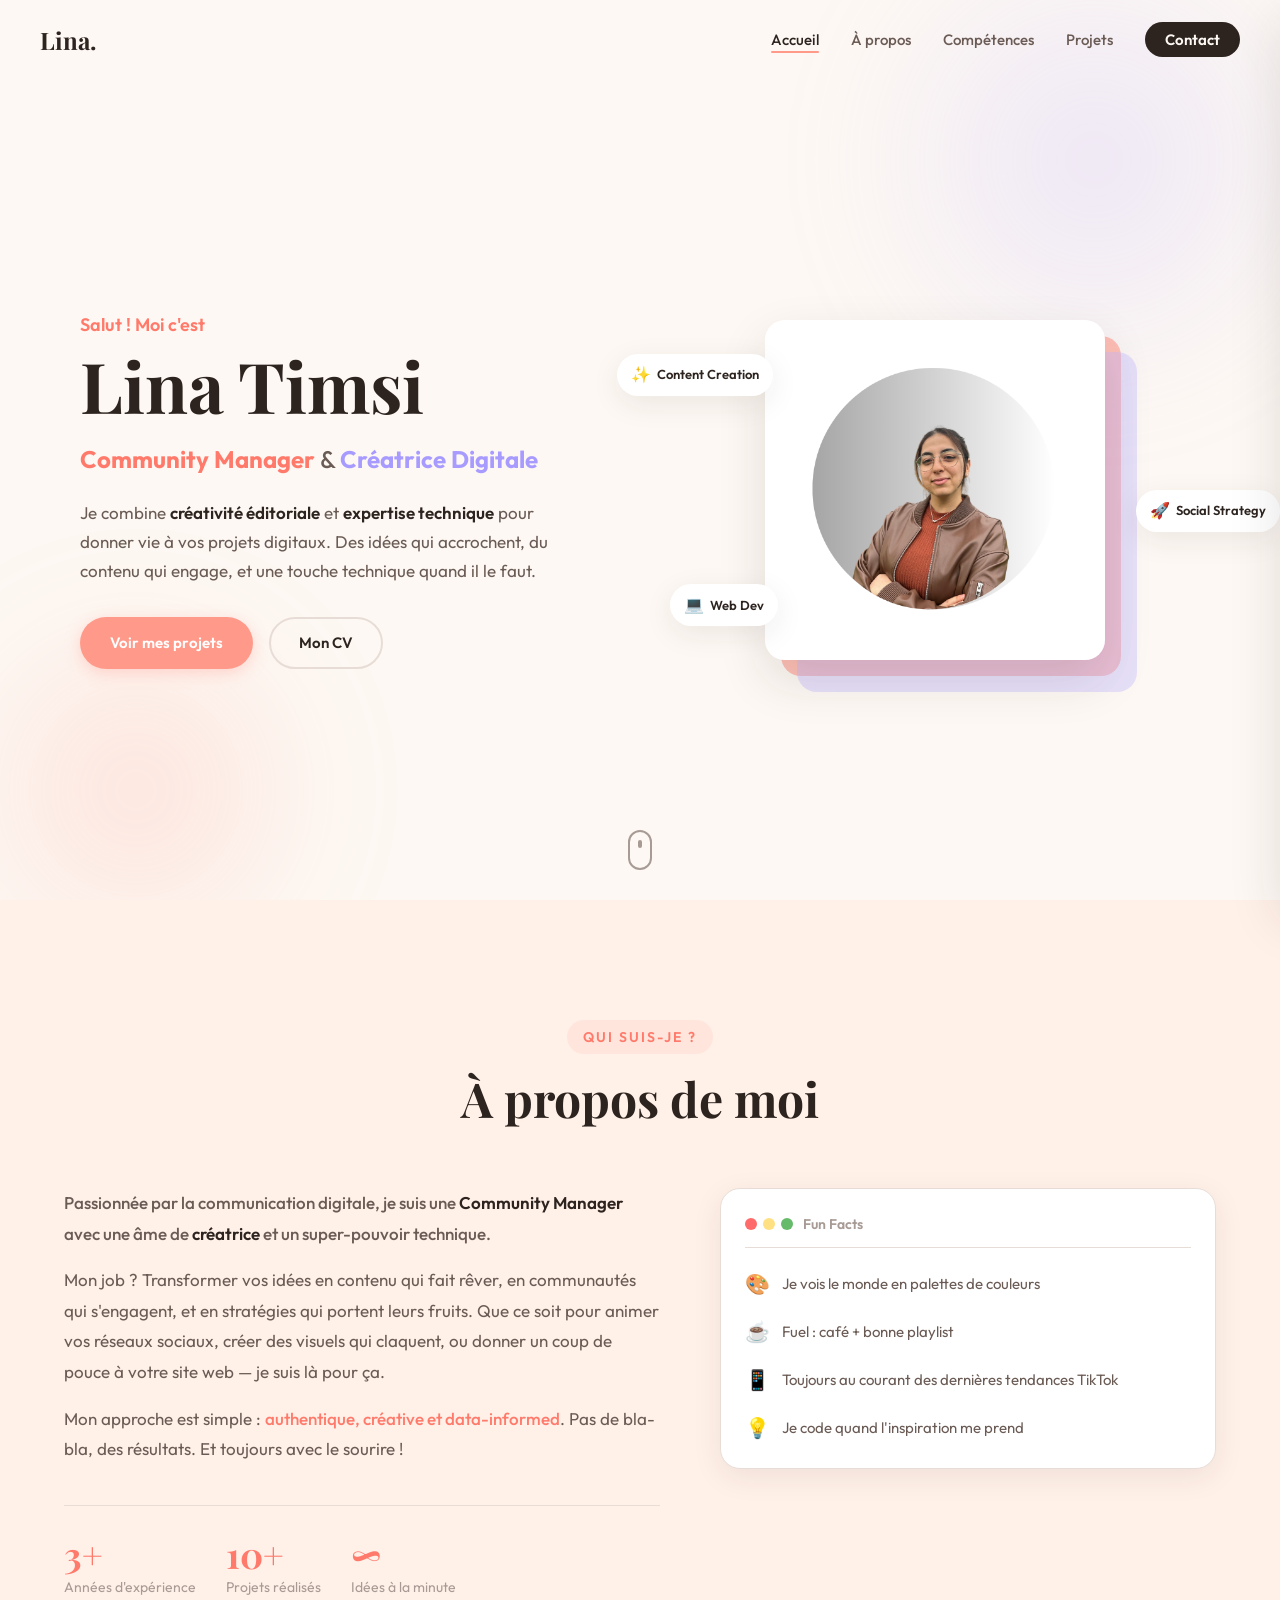
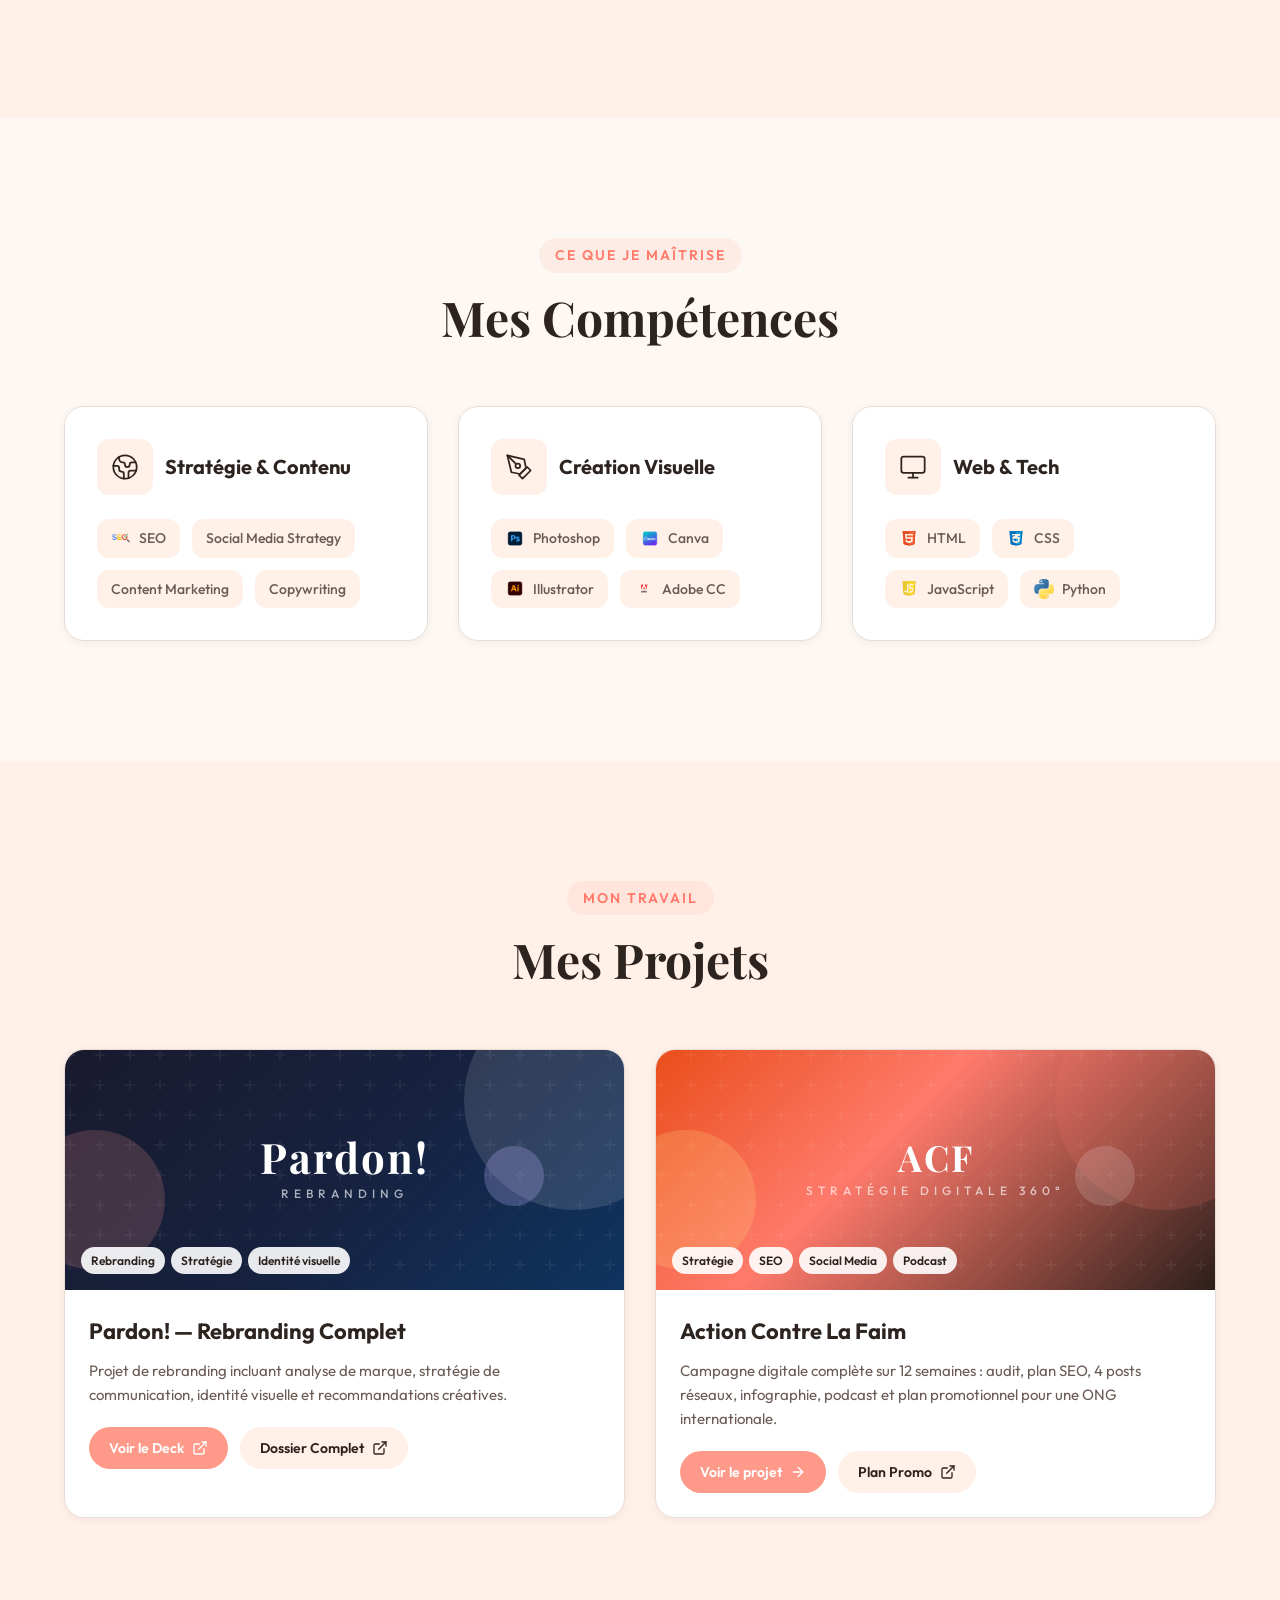
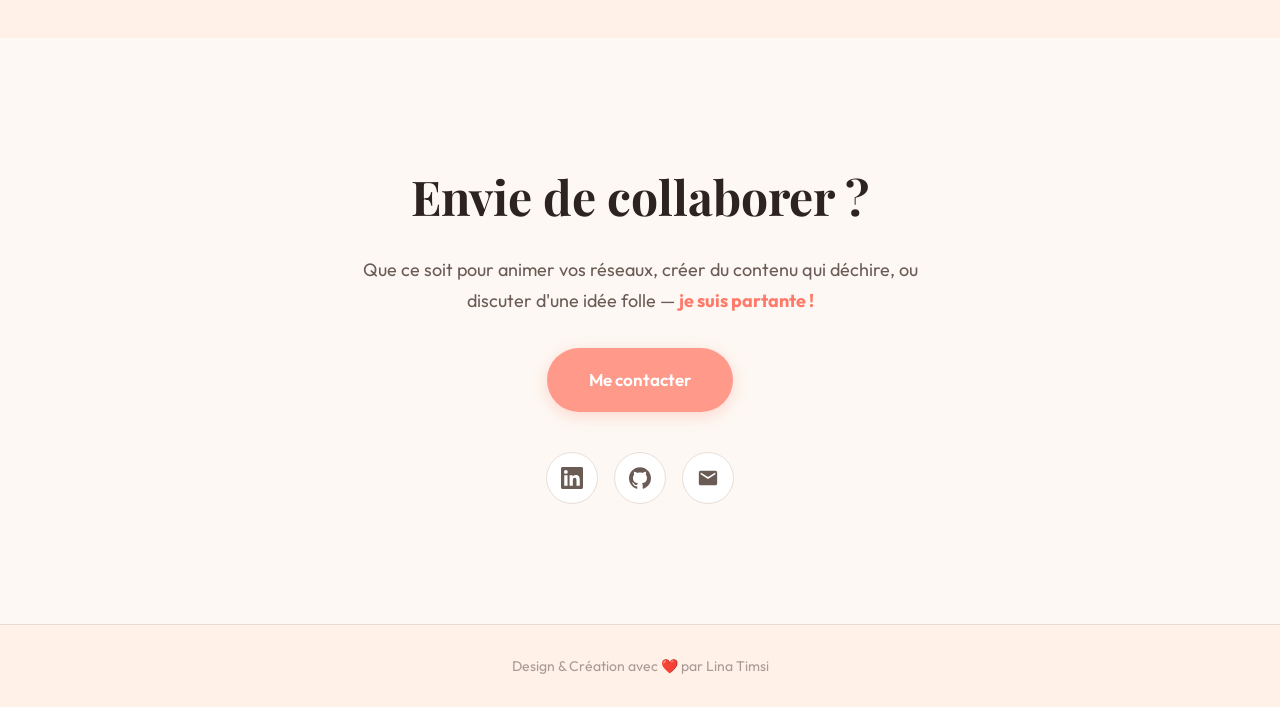
<file: index.html>
<!DOCTYPE html>
<html lang="fr">

<head>
  <meta charset="UTF-8" />
  <meta http-equiv="X-UA-Compatible" content="IE=edge" />
  <meta name="viewport" content="width=device-width, initial-scale=1.0" />
  <meta name="robots" content="index, follow, max-image-preview:large, max-snippet:-1, max-video-preview:-1" />
  <meta name="googlebot" content="index, follow" />
  <meta name="theme-color" content="#FF9A8B" />

  <title>Lina Timsi | Community Manager & Créatrice Digitale à Paris</title>

  <meta name="description"
    content="Lina Timsi - Community Manager & Créatrice Digitale freelance à Paris. Stratégie social media, création de contenu, branding et développement web. Profil hybride créatif et technique pour vos projets digitaux." />
  <meta name="keywords"
    content="Lina Timsi, Community Manager Paris, Community Manager freelance, Créatrice de contenu, Social Media Manager, SEO, Stratégie digitale, Création visuelle, Canva, Photoshop, Illustrator, HTML CSS, Portfolio Community Manager" />
  <meta name="author" content="Lina Timsi" />
  <link rel="canonical" href="https://lynatimsi.github.io/" />

  <!-- Open Graph -->
  <meta property="og:type" content="website" />
  <meta property="og:url" content="https://lynatimsi.github.io/" />
  <meta property="og:title" content="Lina Timsi | Community Manager & Créatrice Digitale" />
  <meta property="og:description"
    content="Community Manager & Créatrice Digitale freelance à Paris. Je combine créativité éditoriale et expertise technique pour donner vie à vos projets digitaux." />
  <meta property="og:image" content="https://lynatimsi.github.io/src/webp/ph%20cv.png" />
  <meta property="og:image:width" content="1200" />
  <meta property="og:image:height" content="630" />
  <meta property="og:site_name" content="Lina Timsi Portfolio" />
  <meta property="og:locale" content="fr_FR" />

  <!-- Twitter Card -->
  <meta name="twitter:card" content="summary_large_image" />
  <meta name="twitter:url" content="https://lynatimsi.github.io/" />
  <meta name="twitter:title" content="Lina Timsi | Community Manager & Créatrice Digitale" />
  <meta name="twitter:description"
    content="Community Manager & Créatrice Digitale freelance à Paris. Profil hybride créatif et technique pour vos projets digitaux." />
  <meta name="twitter:image" content="https://lynatimsi.github.io/src/webp/ph%20cv.png" />
  <meta name="twitter:creator" content="@LinaTimsi" />
  <meta name="google-site-verification" content="EM8HQTKqTUtjFhobGI3lx7uXQGDcwN8dR-zlg4agWKQ" />

  <meta name="geo.region" content="FR-75" />
  <meta name="geo.placename" content="Paris" />
  <meta name="geo.position" content="48.8566;2.3522" />
  <meta name="ICBM" content="48.8566, 2.3522" />

  <!-- Structured Data -->
  <script type="application/ld+json">
  {
    "@context": "https://schema.org",
    "@type": "Person",
    "name": "Lina Timsi",
    "url": "https://lynatimsi.github.io/",
    "image": "https://lynatimsi.github.io/src/webp/ph%20cv.png",
    "jobTitle": ["Community Manager", "Créatrice de Contenu", "Développeuse Web"],
    "description": "Community Manager & Créatrice Digitale freelance à Paris. Experte en stratégie social media, création de contenu et développement web.",
    "address": { "@type": "PostalAddress", "addressLocality": "Paris", "addressCountry": "FR" },
    "email": "linatimsi73@gmail.com",
    "sameAs": [
      "https://www.linkedin.com/in/timsi-lina-042540222/",
      "https://github.com/Lynatimsi"
    ],
    "knowsAbout": [
      "Community Management", "Social Media Marketing", "Content Creation", "SEO",
      "Web Development", "Graphic Design", "Photoshop", "Canva", "Adobe Creative Suite",
      "HTML", "CSS", "JavaScript"
    ]
  }
  </script>

  <link rel="icon" type="image/png" href="src/webp/ph%20cv.png" />

  <link rel="preconnect" href="https://fonts.googleapis.com" />
  <link rel="preconnect" href="https://fonts.gstatic.com" crossorigin />
  <link href="https://fonts.googleapis.com/css2?family=Outfit:wght@300;400;500;600;700;800&family=Playfair+Display:ital,wght@0,500;0,700;1,500;1,700&display=swap" rel="stylesheet" />

  <link rel="stylesheet" href="https://unpkg.com/aos@next/dist/aos.css" />
  <link rel="stylesheet" href="style.css" />
</head>

<body>
  <div id="preloader">
    <div class="preloader-text">
      <span>L</span><span>i</span><span>n</span><span>a</span>
    </div>
  </div>

  <header>
    <nav class="navbar" id="navbar">
      <a href="#home" class="logo" aria-label="Accueil">Lina.</a>
      <ul class="nav-links" id="nav-links">
        <li><a href="#home" class="active">Accueil</a></li>
        <li><a href="#about">À propos</a></li>
        <li><a href="#skills">Compétences</a></li>
        <li><a href="#projects">Projets</a></li>
        <li><a href="#contact" class="nav-cta">Contact</a></li>
      </ul>
      <button class="hamburger" id="hamburger" aria-label="Menu" onclick="toggleMenu()">
        <span></span>
        <span></span>
        <span></span>
      </button>
    </nav>
  </header>

  <div class="mobile-menu" id="mobile-menu">
    <ul>
      <li><a href="#home" onclick="toggleMenu()">Accueil</a></li>
      <li><a href="#about" onclick="toggleMenu()">À propos</a></li>
      <li><a href="#skills" onclick="toggleMenu()">Compétences</a></li>
      <li><a href="#projects" onclick="toggleMenu()">Projets</a></li>
      <li><a href="#contact" onclick="toggleMenu()">Contact</a></li>
    </ul>
  </div>

  <main>
    <section class="hero" id="home">
      <div class="hero-content">
        <div class="hero-text" data-aos="fade-up" data-aos-duration="800">
          <p class="hero-greeting">Salut ! Moi c'est</p>
          <h1 class="hero-title">Lina Timsi</h1>
          <p class="hero-subtitle">
            <span class="role">Community Manager</span> &
            <span class="role-alt">Créatrice Digitale</span>
          </p>
          <p class="hero-desc">
            Je combine <strong>créativité éditoriale</strong> et <strong>expertise technique</strong> pour donner vie à vos projets digitaux.
            Des idées qui accrochent, du contenu qui engage, et une touche technique quand il le faut.
          </p>
          <div class="hero-buttons">
            <a href="#projects" class="btn btn-primary">Voir mes projets</a>
            <a href="src/pdf/Lina2.pdf" target="_blank" class="btn btn-secondary">Mon CV</a>
          </div>
        </div>
        <div class="hero-visual" data-aos="fade-left" data-aos-duration="1000" data-aos-delay="200">
          <div class="hero-photo-wrapper">
            <img src="src/webp/ph%20cv.png" alt="Lina Timsi" class="hero-photo" />
            <div class="photo-accent photo-accent-1"></div>
            <div class="photo-accent photo-accent-2"></div>
          </div>
          <div class="floating-badge badge-1">
            <span class="badge-icon">✨</span>
            <span class="badge-text">Content Creation</span>
          </div>
          <div class="floating-badge badge-2">
            <span class="badge-icon">🚀</span>
            <span class="badge-text">Social Strategy</span>
          </div>
          <div class="floating-badge badge-3">
            <span class="badge-icon">💻</span>
            <span class="badge-text">Web Dev</span>
          </div>
        </div>
      </div>
      <div class="hero-scroll">
        <a href="#about" aria-label="Scroll down">
          <span class="mouse"></span>
        </a>
      </div>
    </section>

    <section class="about" id="about">
      <div class="container">
        <div class="section-header" data-aos="fade-up">
          <span class="section-tag">Qui suis-je ?</span>
          <h2 class="section-title">À propos de moi</h2>
        </div>
        <div class="about-grid">
          <div class="about-text" data-aos="fade-right" data-aos-duration="800">
            <p class="about-lead">
              Passionnée par la communication digitale, je suis une <strong>Community Manager</strong> avec une âme de <strong>créatrice</strong> et un super-pouvoir technique.
            </p>
            <p>
              Mon job ? Transformer vos idées en contenu qui fait rêver, en communautés qui s'engagent, et en stratégies qui portent leurs fruits.
              Que ce soit pour animer vos réseaux sociaux, créer des visuels qui claquent, ou donner un coup de pouce à votre site web — je suis là pour ça.
            </p>
            <p>
              Mon approche est simple : <em>authentique, créative et data-informed</em>. Pas de bla-bla, des résultats. Et toujours avec le sourire !
            </p>
            <div class="about-stats">
              <div class="stat">
                <span class="stat-number">3+</span>
                <span class="stat-label">Années d'expérience</span>
              </div>
              <div class="stat">
                <span class="stat-number">10+</span>
                <span class="stat-label">Projets réalisés</span>
              </div>
              <div class="stat">
                <span class="stat-number">∞</span>
                <span class="stat-label">Idées à la minute</span>
              </div>
            </div>
          </div>
          <div class="about-visual" data-aos="fade-left" data-aos-duration="800">
            <div class="about-card">
              <div class="card-header">
                <div class="card-dots">
                  <span></span><span></span><span></span>
                </div>
                <span class="card-title">Fun Facts</span>
              </div>
              <ul class="fun-facts">
                <li>
                  <span class="fact-emoji">🎨</span>
                  <span>Je vois le monde en palettes de couleurs</span>
                </li>
                <li>
                  <span class="fact-emoji">☕</span>
                  <span>Fuel : café + bonne playlist</span>
                </li>
                <li>
                  <span class="fact-emoji">📱</span>
                  <span> Toujours au courant des dernières tendances TikTok</span>
                </li>
                <li>
                  <span class="fact-emoji">💡</span>
                  <span>Je code quand l'inspiration me prend</span>
                </li>
              </ul>
            </div>
          </div>
        </div>
      </div>
    </section>

    <section class="skills" id="skills">
      <div class="container">
        <div class="section-header" data-aos="fade-up">
          <span class="section-tag">Ce que je maîtrise</span>
          <h2 class="section-title">Mes Compétences</h2>
        </div>

        <div class="skills-grid">
          <div class="skill-category" data-aos="fade-up" data-aos-delay="0">
            <div class="skill-header">
              <span class="skill-icon">
                <svg viewBox="0 0 24 24" fill="none" stroke="currentColor" stroke-width="1.5" stroke-linecap="round" stroke-linejoin="round"><path d="M21.54 15H17a2 2 0 0 0-2 2v4.54"/><path d="M7 3.34V5a3 3 0 0 0 3 3v0a2 2 0 0 1 2 2v0c0 1.1.9 2 2 2v0a2 2 0 0 0 2-2v0c0-1.1.9-2 2-2h3.17"/><path d="M11 21.95V18a2 2 0 0 0-2-2v0a2 2 0 0 1-2-2v-1a2 2 0 0 0-2-2H2.05"/><circle cx="12" cy="12" r="10"/></svg>
              </span>
              <h3>Stratégie & Contenu</h3>
            </div>
            <div class="skill-items">
              <div class="skill-item">
                <img src="./src/png/seologo_nobg.png" alt="SEO" />
                <span>SEO</span>
              </div>
              <div class="skill-item">
                <span class="skill-text">Social Media Strategy</span>
              </div>
              <div class="skill-item">
                <span class="skill-text">Content Marketing</span>
              </div>
              <div class="skill-item">
                <span class="skill-text">Copywriting</span>
              </div>
            </div>
          </div>

          <div class="skill-category" data-aos="fade-up" data-aos-delay="100">
            <div class="skill-header">
              <span class="skill-icon">
                <svg viewBox="0 0 24 24" fill="none" stroke="currentColor" stroke-width="1.5" stroke-linecap="round" stroke-linejoin="round"><path d="M12 19l7-7 3 3-7 7-3-3z"/><path d="M18 13l-1.5-7.5L2 2l3.5 14.5L13 18l5-5z"/><path d="M2 2l7.586 7.586"/><circle cx="11" cy="11" r="2"/></svg>
              </span>
              <h3>Création Visuelle</h3>
            </div>
            <div class="skill-items">
              <div class="skill-item">
                <img src="./src/png/pslogo.png" alt="Photoshop" />
                <span>Photoshop</span>
              </div>
              <div class="skill-item">
                <img src="./src/png/canvalogo.png" alt="Canva" />
                <span>Canva</span>
              </div>
              <div class="skill-item">
                <img src="./src/png/ailogo.png" alt="Illustrator" />
                <span>Illustrator</span>
              </div>
              <div class="skill-item">
                <img src="./src/png/adobelogo_nobg.png" alt="Adobe" />
                <span>Adobe CC</span>
              </div>
            </div>
          </div>

          <div class="skill-category" data-aos="fade-up" data-aos-delay="200">
            <div class="skill-header">
              <span class="skill-icon">
                <svg viewBox="0 0 24 24" fill="none" stroke="currentColor" stroke-width="1.5" stroke-linecap="round" stroke-linejoin="round"><rect x="2" y="3" width="20" height="14" rx="2" ry="2"/><line x1="8" y1="21" x2="16" y2="21"/><line x1="12" y1="17" x2="12" y2="21"/></svg>
              </span>
              <h3>Web & Tech</h3>
            </div>
            <div class="skill-items">
              <div class="skill-item">
                <img src="./src/png/htmllogo.png" alt="HTML" />
                <span>HTML</span>
              </div>
              <div class="skill-item">
                <img src="./src/png/csslogo.png" alt="CSS" />
                <span>CSS</span>
              </div>
              <div class="skill-item">
                <img src="./src/png/jslogo.png" alt="JS" />
                <span>JavaScript</span>
              </div>
              <div class="skill-item">
                <img src="./src/png/python.png" alt="Python" />
                <span>Python</span>
              </div>
            </div>
          </div>
        </div>
      </div>
    </section>

    <section class="projects" id="projects">
      <div class="container">
        <div class="section-header" data-aos="fade-up">
          <span class="section-tag">Mon travail</span>
          <h2 class="section-title">Mes Projets</h2>
        </div>

        <div class="projects-grid">
          <div class="project-card" data-aos="fade-up">
            <div class="project-visual">
              <div class="project-cover project-cover-pardon">
                <div class="cover-shapes">
                  <span class="shape shape-1"></span>
                  <span class="shape shape-2"></span>
                  <span class="shape shape-3"></span>
                </div>
                <div class="cover-brand">
                  <span class="cover-name">Pardon!</span>
                  <span class="cover-sub">Rebranding</span>
                </div>
              </div>
              <div class="project-tags">
                <span class="tag">Rebranding</span>
                <span class="tag">Stratégie</span>
                <span class="tag">Identité visuelle</span>
              </div>
            </div>
            <div class="project-info">
              <h3>Pardon! — Rebranding Complet</h3>
              <p>Projet de rebranding incluant analyse de marque, stratégie de communication, identité visuelle et recommandations créatives.</p>
              <div class="project-links">
                <a href="./projects/DECK%20Pardon!.pdf" target="_blank" class="project-link">
                  <span>Voir le Deck</span>
                  <svg width="16" height="16" viewBox="0 0 24 24" fill="none" stroke="currentColor" stroke-width="2" stroke-linecap="round" stroke-linejoin="round"><path d="M18 13v6a2 2 0 0 1-2 2H5a2 2 0 0 1-2-2V8a2 2 0 0 1 2-2h6"></path><polyline points="15 3 21 3 21 9"></polyline><line x1="10" y1="14" x2="21" y2="3"></line></svg>
                </a>
                <a href="https://view.officeapps.live.com/op/view.aspx?src=https://lynatimsi.github.io/projects/Pardon!%20Lina%20TIMSI.docx" target="_blank" class="project-link project-link-alt">
                  <span>Dossier Complet</span>
                  <svg width="16" height="16" viewBox="0 0 24 24" fill="none" stroke="currentColor" stroke-width="2" stroke-linecap="round" stroke-linejoin="round"><path d="M18 13v6a2 2 0 0 1-2 2H5a2 2 0 0 1-2-2V8a2 2 0 0 1 2-2h6"></path><polyline points="15 3 21 3 21 9"></polyline><line x1="10" y1="14" x2="21" y2="3"></line></svg>
                </a>
              </div>
            </div>
          </div>

          <!-- Action Contre La Faim -->
          <div class="project-card" data-aos="fade-up" data-aos-delay="100">
            <div class="project-visual">
              <div class="project-cover project-cover-acf">
                <div class="cover-shapes">
                  <span class="shape shape-1" style="background: #ff7a6b; opacity: 0.15;"></span>
                  <span class="shape shape-2" style="background: #ffe082; opacity: 0.2;"></span>
                  <span class="shape shape-3" style="background: #ffffff; opacity: 0.15;"></span>
                </div>
                <div class="cover-brand">
                  <span class="cover-name" style="font-size: 3.6rem;">ACF</span>
                  <span class="cover-sub">Stratégie Digitale 360°</span>
                </div>
              </div>
              <div class="project-tags">
                <span class="tag">Stratégie</span>
                <span class="tag">SEO</span>
                <span class="tag">Social Media</span>
                <span class="tag">Podcast</span>
              </div>
            </div>
            <div class="project-info">
              <h3>Action Contre La Faim</h3>
              <p>Campagne digitale complète sur 12 semaines : audit, plan SEO, 4 posts réseaux, infographie, podcast et plan promotionnel pour une ONG internationale.</p>
              <div class="project-links">
                <a href="./projects/action-contre-la-faim/" class="project-link">
                  <span>Voir le projet</span>
                  <svg width="16" height="16" viewBox="0 0 24 24" fill="none" stroke="currentColor" stroke-width="2" stroke-linecap="round" stroke-linejoin="round"><path d="M5 12h14"></path><path d="m12 5 7 7-7 7"></path></svg>
                </a>
                <a href="./projects/action-contre-la-faim/plan-promo.pdf" target="_blank" class="project-link project-link-alt">
                  <span>Plan Promo</span>
                  <svg width="16" height="16" viewBox="0 0 24 24" fill="none" stroke="currentColor" stroke-width="2" stroke-linecap="round" stroke-linejoin="round"><path d="M18 13v6a2 2 0 0 1-2 2H5a2 2 0 0 1-2-2V8a2 2 0 0 1 2-2h6"></path><polyline points="15 3 21 3 21 9"></polyline><line x1="10" y1="14" x2="21" y2="3"></line></svg>
                </a>
              </div>
            </div>
          </div>
        </div>
      </div>
    </section>

    <section class="contact" id="contact">
      <div class="container">
        <div class="contact-content" data-aos="fade-up">
          <h2 class="contact-title">Envie de collaborer ?</h2>
          <p class="contact-desc">
            Que ce soit pour animer vos réseaux, créer du contenu qui déchire, ou discuter d'une idée folle — <strong>je suis partante !</strong>
          </p>
          <a href="mailto:linatimsi73@gmail.com" class="btn btn-primary btn-large">Me contacter</a>
          <div class="contact-socials">
            <a href="https://www.linkedin.com/in/timsi-lina-042540222/" target="_blank" aria-label="LinkedIn" class="social-link">
              <svg viewBox="0 0 24 24" fill="currentColor"><path d="M20.447 20.452h-3.554v-5.569c0-1.328-.027-3.037-1.852-3.037-1.853 0-2.136 1.445-2.136 2.939v5.667H9.351V9h3.414v1.561h.046c.477-.9 1.637-1.85 3.37-1.85 3.601 0 4.267 2.37 4.267 5.455v6.286zM5.337 7.433a2.062 2.062 0 0 1-2.063-2.065 2.064 2.064 0 1 1 2.063 2.065zm1.782 13.019H3.555V9h3.564v11.452zM22.225 0H1.771C.792 0 0 .774 0 1.729v20.542C0 23.227.792 24 1.771 24h20.451C23.2 24 24 23.227 24 22.271V1.729C24 .774 23.2 0 22.222 0h.003z"/></svg>
            </a>
            <a href="https://github.com/Lynatimsi" target="_blank" aria-label="GitHub" class="social-link">
              <svg viewBox="0 0 24 24" fill="currentColor"><path d="M12 .297c-6.63 0-12 5.373-12 12 0 5.303 3.438 9.8 8.205 11.385.6.113.82-.258.82-.577 0-.285-.01-1.04-.015-2.04-3.338.724-4.042-1.61-4.042-1.61C4.422 18.07 3.633 17.7 3.633 17.7c-1.087-.744.084-.729.084-.729 1.205.084 1.838 1.236 1.838 1.236 1.07 1.835 2.809 1.305 3.495.998.108-.776.417-1.305.76-1.605-2.665-.3-5.466-1.332-5.466-5.93 0-1.31.465-2.38 1.235-3.22-.135-.303-.54-1.523.105-3.176 0 0 1.005-.322 3.3 1.23.96-.267 1.98-.399 3-.405 1.02.006 2.04.138 3 .405 2.28-1.552 3.285-1.23 3.285-1.23.645 1.653.24 2.873.12 3.176.765.84 1.23 1.91 1.23 3.22 0 4.61-2.805 5.625-5.475 5.92.42.36.81 1.096.81 2.22 0 1.606-.015 2.896-.015 3.286 0 .315.21.69.825.57C20.565 22.092 24 17.592 24 12.297c0-6.627-5.373-12-12-12"/></svg>
            </a>
            <a href="mailto:linatimsi73@gmail.com" aria-label="Email" class="social-link">
              <svg viewBox="0 0 24 24" fill="currentColor"><path d="M20 4H4c-1.1 0-1.99.9-1.99 2L2 18c0 1.1.9 2 2 2h16c1.1 0 2-.9 2-2V6c0-1.1-.9-2-2-2zm0 4l-8 5-8-5V6l8 5 8-5v2z"/></svg>
            </a>
          </div>
        </div>
      </div>
    </section>
  </main>

  <footer>
    <div class="container">
      <p>Design & Création avec <span class="heart">❤️</span> par Lina Timsi</p>
    </div>
  </footer>

  <script src="https://unpkg.com/aos@next/dist/aos.js"></script>
  <script>
    AOS.init({ once: true, offset: 80, duration: 700 });

    // Preloader
    window.addEventListener('load', () => {
      const preloader = document.getElementById('preloader');
      preloader.style.opacity = '0';
      setTimeout(() => { preloader.style.display = 'none'; }, 600);
    });

    // Mobile menu
    function toggleMenu() {
      const menu = document.getElementById('mobile-menu');
      const hamburger = document.getElementById('hamburger');
      menu.classList.toggle('active');
      hamburger.classList.toggle('active');
      document.body.classList.toggle('menu-open');
    }

    // Navbar scroll effect
    const navbar = document.getElementById('navbar');
    window.addEventListener('scroll', () => {
      if (window.scrollY > 50) {
        navbar.classList.add('scrolled');
      } else {
        navbar.classList.remove('scrolled');
      }
    });

    // Active nav link on scroll
    const sections = document.querySelectorAll('section[id]');
    const navLinks = document.querySelectorAll('.nav-links a');
    window.addEventListener('scroll', () => {
      let current = '';
      sections.forEach(section => {
        const sectionTop = section.offsetTop;
        if (scrollY >= sectionTop - 200) {
          current = section.getAttribute('id');
        }
      });
      navLinks.forEach(link => {
        link.classList.remove('active');
        if (link.getAttribute('href') === '#' + current) {
          link.classList.add('active');
        }
      });
    });
  </script>
</body>
</html>
</file>
<file: style.css>
/* =============================
   Lina Timsi — Portfolio 2026
   Creative Community Manager
   Palette: Warm Cream + Peach + Lavender
   ============================= */

/* CSS Variables */
:root {
  --bg-primary: #FDF8F3;
  --bg-secondary: #FFF0E8;
  --bg-card: #FFFFFF;
  --text-primary: #2D2420;
  --text-secondary: #6B5B55;
  --text-muted: #A89B95;
  --accent-peach: #FF9A8B;
  --accent-peach-dark: #FF7A6B;
  --accent-lavender: #C2B8FF;
  --accent-lavender-dark: #A89BFF;
  --accent-blush: #FFB7B2;
  --accent-yellow: #FFE082;
  --border: #E8DDD6;
  --shadow-sm: 0 2px 8px rgba(45, 36, 32, 0.06);
  --shadow-md: 0 8px 30px rgba(45, 36, 32, 0.08);
  --shadow-lg: 0 20px 50px rgba(45, 36, 32, 0.12);
  --radius: 20px;
  --radius-sm: 12px;
  --transition: all 0.3s cubic-bezier(0.4, 0, 0.2, 1);
}

/* Reset & Base */
*, *::before, *::after {
  box-sizing: border-box;
  margin: 0;
  padding: 0;
}

html {
  scroll-behavior: smooth;
  font-size: 62.5%;
  -webkit-font-smoothing: antialiased;
  -moz-osx-font-smoothing: grayscale;
}

body {
  font-family: 'Outfit', sans-serif;
  font-size: 1.6rem;
  line-height: 1.6;
  color: var(--text-primary);
  background-color: var(--bg-primary);
  overflow-x: hidden;
}

::selection {
  background-color: var(--accent-peach);
  color: white;
}

img {
  max-width: 100%;
  display: block;
}

a {
  text-decoration: none;
  color: inherit;
}

ul {
  list-style: none;
}

/* Container */
.container {
  max-width: 1200px;
  margin: 0 auto;
  padding: 0 2.4rem;
}

/* =============================
   Preloader
   ============================= */
#preloader { display: none !important;
  position: fixed;
  inset: 0;
  background: var(--bg-primary);
  z-index: 99999;
  display: flex;
  align-items: center;
  justify-content: center;
  transition: opacity 0.6s ease;
}

.preloader-text {
  font-family: 'Playfair Display', serif;
  font-size: 4rem;
  font-weight: 700;
  color: var(--text-primary);
  display: flex;
  gap: 0.2rem;
}

.preloader-text span {
  display: inline-block;
  animation: preloaderBounce 0.6s ease infinite alternate;
}

.preloader-text span:nth-child(2) { animation-delay: 0.1s; }
.preloader-text span:nth-child(3) { animation-delay: 0.2s; }
.preloader-text span:nth-child(4) { animation-delay: 0.3s; }

@keyframes preloaderBounce {
  from { transform: translateY(0); }
  to { transform: translateY(-12px); }
}

/* =============================
   Navigation
   ============================= */
.navbar {
  position: fixed;
  top: 0;
  left: 0;
  right: 0;
  height: 80px;
  display: flex;
  align-items: center;
  justify-content: space-between;
  padding: 0 4rem;
  z-index: 999;
  transition: var(--transition);
}

.navbar.scrolled {
  background: rgba(253, 248, 243, 0.85);
  backdrop-filter: blur(20px);
  -webkit-backdrop-filter: blur(20px);
  box-shadow: var(--shadow-sm);
  height: 70px;
}

.logo {
  font-family: 'Playfair Display', serif;
  font-size: 2.4rem;
  font-weight: 700;
  color: var(--text-primary);
  transition: var(--transition);
}

.logo:hover {
  color: var(--accent-peach);
}

.nav-links {
  display: flex;
  align-items: center;
  gap: 3.2rem;
}

.nav-links a {
  font-size: 1.5rem;
  font-weight: 500;
  color: var(--text-secondary);
  position: relative;
  padding: 0.4rem 0;
  transition: var(--transition);
}

.nav-links a::after {
  content: '';
  position: absolute;
  bottom: 0;
  left: 0;
  width: 0;
  height: 2px;
  background: var(--accent-peach);
  border-radius: 2px;
  transition: var(--transition);
}

.nav-links a:hover,
.nav-links a.active {
  color: var(--text-primary);
}

.nav-links a:hover::after,
.nav-links a.active::after {
  width: 100%;
}

.nav-cta {
  background: var(--text-primary);
  color: var(--bg-primary) !important;
  padding: 0.8rem 2rem !important;
  border-radius: 50px;
  font-weight: 600 !important;
}

.nav-cta::after {
  display: none !important;
}

.nav-cta:hover {
  background: var(--accent-peach);
  color: white !important;
  transform: translateY(-2px);
}

/* Hamburger */
.hamburger {
  display: none;
  flex-direction: column;
  justify-content: center;
  align-items: center;
  width: 40px;
  height: 40px;
  background: none;
  border: none;
  cursor: pointer;
  gap: 6px;
  z-index: 1001;
}

.hamburger span {
  display: block;
  width: 24px;
  height: 2px;
  background: var(--text-primary);
  border-radius: 2px;
  transition: var(--transition);
}

.hamburger.active span:nth-child(1) {
  transform: rotate(45deg) translate(5px, 5px);
}

.hamburger.active span:nth-child(2) {
  opacity: 0;
}

.hamburger.active span:nth-child(3) {
  transform: rotate(-45deg) translate(6px, -6px);
}

/* Mobile Menu */
.mobile-menu {
  position: fixed;
  top: 0;
  right: 0;
  width: 100%;
  max-width: 380px;
  height: 100vh;
  background: var(--bg-card);
  z-index: 1000;
  padding: 10rem 4rem 4rem;
  transform: translateX(100%);
  transition: transform 0.4s cubic-bezier(0.4, 0, 0.2, 1);
  box-shadow: var(--shadow-lg);
}

.mobile-menu.active {
  transform: translateX(0);
}

.mobile-menu ul {
  display: flex;
  flex-direction: column;
  gap: 2.4rem;
}

.mobile-menu a {
  font-size: 2.4rem;
  font-weight: 600;
  color: var(--text-primary);
  display: block;
  padding: 0.8rem 0;
  border-bottom: 1px solid var(--border);
  transition: var(--transition);
}

.mobile-menu a:hover {
  color: var(--accent-peach);
  padding-left: 1rem;
}

body.menu-open {
  overflow: hidden;
}

/* =============================
   Hero Section
   ============================= */
.hero {
  min-height: 100vh;
  display: flex;
  align-items: center;
  justify-content: center;
  padding-top: 80px;
  position: relative;
  overflow: hidden;
}

.hero::before {
  content: '';
  position: absolute;
  top: -10%;
  right: -5%;
  width: 500px;
  height: 500px;
  background: radial-gradient(circle, var(--accent-lavender) 0%, transparent 70%);
  opacity: 0.3;
  border-radius: 50%;
  filter: blur(60px);
  animation: float 8s ease-in-out infinite;
}

.hero::after {
  content: '';
  position: absolute;
  bottom: -10%;
  left: -5%;
  width: 400px;
  height: 400px;
  background: radial-gradient(circle, var(--accent-peach) 0%, transparent 70%);
  opacity: 0.25;
  border-radius: 50%;
  filter: blur(60px);
  animation: float 10s ease-in-out infinite reverse;
}

@keyframes float {
  0%, 100% { transform: translate(0, 0); }
  50% { transform: translate(-20px, 20px); }
}

.hero-content {
  display: grid;
  grid-template-columns: 1fr 1fr;
  gap: 6rem;
  align-items: center;
  max-width: 1200px;
  width: 100%;
  padding: 0 4rem;
  position: relative;
  z-index: 1;
}

.hero-greeting {
  font-size: 1.8rem;
  color: var(--accent-peach-dark);
  font-weight: 600;
  margin-bottom: 0.8rem;
}

.hero-title {
  font-family: 'Playfair Display', serif;
  font-size: 7rem;
  font-weight: 700;
  line-height: 1.1;
  color: var(--text-primary);
  margin-bottom: 1.6rem;
}

.hero-subtitle {
  font-size: 2.4rem;
  font-weight: 500;
  color: var(--text-secondary);
  margin-bottom: 2rem;
}

.role {
  color: var(--accent-peach-dark);
  font-weight: 700;
}

.role-alt {
  color: var(--accent-lavender-dark);
  font-weight: 700;
}

.hero-desc {
  font-size: 1.7rem;
  color: var(--text-secondary);
  line-height: 1.7;
  max-width: 480px;
  margin-bottom: 3.2rem;
}

.hero-desc strong {
  color: var(--text-primary);
  font-weight: 600;
}

.hero-buttons {
  display: flex;
  gap: 1.6rem;
  flex-wrap: wrap;
}

/* Buttons */
.btn {
  display: inline-flex;
  align-items: center;
  justify-content: center;
  padding: 1.2rem 2.8rem;
  border-radius: 50px;
  font-size: 1.5rem;
  font-weight: 600;
  transition: var(--transition);
  cursor: pointer;
  border: 2px solid transparent;
}

.btn-primary {
  background: var(--accent-peach);
  color: white;
  box-shadow: 0 4px 15px rgba(255, 154, 139, 0.35);
}

.btn-primary:hover {
  background: var(--accent-peach-dark);
  transform: translateY(-3px);
  box-shadow: 0 8px 25px rgba(255, 154, 139, 0.45);
}

.btn-secondary {
  background: transparent;
  color: var(--text-primary);
  border-color: var(--border);
}

.btn-secondary:hover {
  border-color: var(--accent-peach);
  color: var(--accent-peach-dark);
  transform: translateY(-3px);
}

.btn-large {
  padding: 1.6rem 4rem;
  font-size: 1.7rem;
}

/* Hero Visual */
.hero-visual {
  position: relative;
  display: flex;
  justify-content: center;
  align-items: center;
}

.hero-photo-wrapper {
  position: relative;
  width: 340px;
  height: 340px;
}

.hero-photo {
  width: 100%;
  height: 100%;
  object-fit: cover;
  border-radius: var(--radius);
  position: relative;
  z-index: 2;
  box-shadow: var(--shadow-lg);
}

.photo-accent {
  position: absolute;
  border-radius: var(--radius);
  z-index: 1;
  transition: var(--transition);
}

.photo-accent-1 {
  width: 100%;
  height: 100%;
  background: var(--accent-peach);
  top: 16px;
  left: 16px;
  opacity: 0.6;
}

.photo-accent-2 {
  width: 100%;
  height: 100%;
  background: var(--accent-lavender);
  top: 32px;
  left: 32px;
  opacity: 0.4;
}

.hero-photo-wrapper:hover .photo-accent-1 {
  top: 20px;
  left: 20px;
}

.hero-photo-wrapper:hover .photo-accent-2 {
  top: 36px;
  left: 36px;
}

/* Floating Badges */
.floating-badge {
  position: absolute;
  display: flex;
  align-items: center;
  gap: 0.6rem;
  background: var(--bg-card);
  padding: 0.8rem 1.4rem;
  border-radius: 50px;
  box-shadow: var(--shadow-md);
  font-size: 1.3rem;
  font-weight: 600;
  color: var(--text-primary);
  z-index: 3;
  animation: badgeFloat 4s ease-in-out infinite;
}

.badge-icon {
  font-size: 1.6rem;
}

.badge-1 {
  top: 10%;
  left: -10%;
  animation-delay: 0s;
}

.badge-2 {
  top: 50%;
  right: -15%;
  animation-delay: 1.5s;
}

.badge-3 {
  bottom: 10%;
  left: 0%;
  animation-delay: 0.8s;
}

@keyframes badgeFloat {
  0%, 100% { transform: translateY(0); }
  50% { transform: translateY(-10px); }
}

/* Scroll Indicator */
.hero-scroll {
  position: absolute;
  bottom: 3rem;
  left: 50%;
  transform: translateX(-50%);
  z-index: 1;
}

.mouse {
  display: block;
  width: 24px;
  height: 40px;
  border: 2px solid var(--text-muted);
  border-radius: 12px;
  position: relative;
}

.mouse::before {
  content: '';
  position: absolute;
  top: 8px;
  left: 50%;
  transform: translateX(-50%);
  width: 4px;
  height: 8px;
  background: var(--text-muted);
  border-radius: 2px;
  animation: mouseScroll 1.5s ease-in-out infinite;
}

@keyframes mouseScroll {
  0% { top: 8px; opacity: 1; }
  100% { top: 20px; opacity: 0; }
}

/* =============================
   Section Headers
   ============================= */
.section-header {
  text-align: center;
  margin-bottom: 6rem;
}

.section-tag {
  display: inline-block;
  font-size: 1.4rem;
  font-weight: 600;
  text-transform: uppercase;
  letter-spacing: 2px;
  color: var(--accent-peach-dark);
  background: rgba(255, 154, 139, 0.12);
  padding: 0.6rem 1.6rem;
  border-radius: 50px;
  margin-bottom: 1.6rem;
}

.section-title {
  font-family: 'Playfair Display', serif;
  font-size: 4.8rem;
  font-weight: 700;
  color: var(--text-primary);
  line-height: 1.2;
}

/* =============================
   About Section
   ============================= */
.about {
  padding: 12rem 0;
  background: var(--bg-secondary);
  position: relative;
}

.about-grid {
  display: grid;
  grid-template-columns: 1.2fr 1fr;
  gap: 6rem;
  align-items: start;
}

.about-lead {
  font-size: 2.2rem;
  font-weight: 500;
  color: var(--text-primary);
  line-height: 1.5;
  margin-bottom: 2rem;
}

.about-text p {
  font-size: 1.7rem;
  color: var(--text-secondary);
  line-height: 1.8;
  margin-bottom: 1.6rem;
}

.about-text strong {
  color: var(--text-primary);
  font-weight: 600;
}

.about-text em {
  color: var(--accent-peach-dark);
  font-style: normal;
  font-weight: 500;
}

/* About Stats */
.about-stats {
  display: flex;
  gap: 3rem;
  margin-top: 4rem;
  padding-top: 3rem;
  border-top: 1px solid var(--border);
}

.stat {
  display: flex;
  flex-direction: column;
}

.stat-number {
  font-family: 'Playfair Display', serif;
  font-size: 3.6rem;
  font-weight: 700;
  color: var(--accent-peach-dark);
  line-height: 1;
}

.stat-label {
  font-size: 1.4rem;
  color: var(--text-muted);
  margin-top: 0.4rem;
}

/* Fun Facts Card */
.about-card {
  background: var(--bg-card);
  border-radius: var(--radius);
  padding: 2.4rem;
  box-shadow: var(--shadow-md);
  border: 1px solid var(--border);
}

.card-header {
  display: flex;
  align-items: center;
  gap: 1rem;
  margin-bottom: 2rem;
  padding-bottom: 1.2rem;
  border-bottom: 1px solid var(--border);
}

.card-dots {
  display: flex;
  gap: 0.6rem;
}

.card-dots span {
  width: 12px;
  height: 12px;
  border-radius: 50%;
}

.card-dots span:nth-child(1) { background: #FF6B6B; }
.card-dots span:nth-child(2) { background: #FFE082; }
.card-dots span:nth-child(3) { background: #66BB6A; }

.card-title {
  font-size: 1.4rem;
  font-weight: 600;
  color: var(--text-muted);
}

.fun-facts {
  display: flex;
  flex-direction: column;
  gap: 1.6rem;
}

.fun-facts li {
  display: flex;
  align-items: center;
  gap: 1.2rem;
  font-size: 1.5rem;
  color: var(--text-secondary);
}

.fact-emoji {
  font-size: 2rem;
  flex-shrink: 0;
}

/* =============================
   Skills Section
   ============================= */
.skills {
  padding: 12rem 0;
  background: var(--bg-primary);
}

.skills-grid {
  display: grid;
  grid-template-columns: repeat(3, 1fr);
  gap: 3rem;
}

.skill-category {
  background: var(--bg-card);
  border-radius: var(--radius);
  padding: 3.2rem;
  box-shadow: var(--shadow-sm);
  border: 1px solid var(--border);
  transition: var(--transition);
}

.skill-category:hover {
  transform: translateY(-6px);
  box-shadow: var(--shadow-md);
}

.skill-header {
  display: flex;
  align-items: center;
  gap: 1.2rem;
  margin-bottom: 2.4rem;
}

.skill-icon {
  font-size: 2.8rem;
  width: 56px;
  height: 56px;
  display: flex;
  align-items: center;
  justify-content: center;
  background: var(--bg-secondary);
  border-radius: var(--radius-sm);
}

.skill-icon svg {
  width: 28px;
  height: 28px;
  color: var(--text-primary);
}

.skill-header h3 {
  font-size: 2rem;
  font-weight: 700;
  color: var(--text-primary);
}

.skill-items {
  display: flex;
  flex-wrap: wrap;
  gap: 1.2rem;
}

.skill-item {
  display: inline-flex;
  align-items: center;
  gap: 0.8rem;
  padding: 0.8rem 1.4rem;
  background: var(--bg-secondary);
  border-radius: var(--radius-sm);
  font-size: 1.4rem;
  font-weight: 500;
  color: var(--text-secondary);
  transition: var(--transition);
}

.skill-item:hover {
  background: var(--accent-peach);
  color: white;
  transform: scale(1.05);
}

.skill-item img {
  width: 20px;
  height: 20px;
  object-fit: contain;
}

.skill-text {
  font-size: 1.4rem;
  font-weight: 500;
}

/* =============================
   Projects Section
   ============================= */
.projects {
  padding: 12rem 0;
  background: var(--bg-secondary);
}

.projects-grid {
  display: grid;
  grid-template-columns: repeat(auto-fit, minmax(380px, 1fr));
  gap: 3rem;
}

.project-card {
  background: var(--bg-card);
  border-radius: var(--radius);
  overflow: hidden;
  box-shadow: var(--shadow-sm);
  border: 1px solid var(--border);
  transition: var(--transition);
}

.project-card:hover {
  transform: translateY(-8px);
  box-shadow: var(--shadow-lg);
}

.project-visual {
  position: relative;
}

.project-cover {
  height: 240px;
  display: flex;
  flex-direction: column;
  align-items: center;
  justify-content: center;
  gap: 1rem;
  position: relative;
  overflow: hidden;
}

.project-cover::before {
  content: '';
  position: absolute;
  inset: 0;
  background: url("data:image/svg+xml,%3Csvg width='60' height='60' viewBox='0 0 60 60' xmlns='http://www.w3.org/2000/svg'%3E%3Cg fill='none' fill-rule='evenodd'%3E%3Cg fill='%23ffffff' fill-opacity='0.1'%3E%3Cpath d='M36 34v-4h-2v4h-4v2h4v4h2v-4h4v-2h-4zm0-30V0h-2v4h-4v2h4v4h2V6h4V4h-4zM6 34v-4H4v4H0v2h4v4h2v-4h4v-2H6zM6 4V0H4v4H0v2h4v4h2V6h4V4H6z'/%3E%3C/g%3E%3C/g%3E%3C/svg%3E");
  opacity: 0.5;
}

.project-cover-text {
  font-family: 'Playfair Display', serif;
  font-size: 3.2rem;
  font-weight: 700;
  color: white;
  position: relative;
  z-index: 1;
  text-shadow: 0 2px 10px rgba(0,0,0,0.15);
}

.project-cover-small {
  font-size: 2.2rem;
}

.project-cover-icon {
  font-size: 3rem;
  position: relative;
  z-index: 1;
}

/* Pardon! Project Cover */
.project-cover-pardon {
  background: linear-gradient(135deg, #1a1a2e 0%, #16213e 50%, #0f3460 100%);
}

.cover-shapes {
  position: absolute;
  inset: 0;
  pointer-events: none;
}

.shape {
  position: absolute;
  border-radius: 50%;
  opacity: 0.12;
  background: white;
}

.shape-1 {
  width: 220px;
  height: 220px;
  top: -60px;
  right: -60px;
}

.shape-2 {
  width: 140px;
  height: 140px;
  bottom: 20px;
  left: -40px;
  background: var(--accent-peach);
  opacity: 0.18;
}

.shape-3 {
  width: 60px;
  height: 60px;
  top: 40%;
  right: 80px;
  background: var(--accent-lavender);
  opacity: 0.25;
}

.cover-brand {
  position: relative;
  z-index: 1;
  text-align: center;
  display: flex;
  flex-direction: column;
  align-items: center;
  gap: 0.6rem;
}

.cover-name {
  font-family: 'Playfair Display', serif;
  font-size: 4.2rem;
  font-weight: 700;
  color: white;
  letter-spacing: 2px;
  line-height: 1;
}

.cover-sub {
  font-size: 1.2rem;
  text-transform: uppercase;
  letter-spacing: 5px;
  color: rgba(255, 255, 255, 0.65);
  font-weight: 500;
}

/* ACF Project Cover */
.project-cover-acf {
  background: linear-gradient(135deg, #e94e1b 0%, #ff7a6b 40%, #2d1f1b 100%);
}

/* Coming Soon Cover */
.project-cover-coming {
  background: linear-gradient(135deg, #d4c4f5 0%, #fbc2eb 100%);
}

.project-cover-coming .project-cover-text {
  color: var(--text-primary);
  text-shadow: none;
}

.project-tags {
  position: absolute;
  bottom: 1.6rem;
  left: 1.6rem;
  display: flex;
  flex-wrap: wrap;
  gap: 0.6rem;
  z-index: 1;
}

.tag {
  background: rgba(255, 255, 255, 0.9);
  color: var(--text-primary);
  padding: 0.4rem 1rem;
  border-radius: 50px;
  font-size: 1.2rem;
  font-weight: 600;
}

.project-info {
  padding: 2.4rem;
}

.project-info h3 {
  font-size: 2.2rem;
  font-weight: 700;
  color: var(--text-primary);
  margin-bottom: 1rem;
}

.project-info p {
  font-size: 1.5rem;
  color: var(--text-secondary);
  line-height: 1.6;
  margin-bottom: 2rem;
}

.project-links {
  display: flex;
  gap: 1.2rem;
  flex-wrap: wrap;
}

.project-link {
  display: inline-flex;
  align-items: center;
  gap: 0.8rem;
  padding: 1rem 2rem;
  background: var(--accent-peach);
  color: white;
  border-radius: 50px;
  font-size: 1.4rem;
  font-weight: 600;
  transition: var(--transition);
}

.project-link:hover {
  background: var(--accent-peach-dark);
  transform: translateY(-2px);
}

.project-link-alt {
  background: var(--bg-secondary);
  color: var(--text-primary);
}

.project-link-alt:hover {
  background: var(--accent-lavender);
  color: white;
}

.project-link svg {
  flex-shrink: 0;
}

.project-card-coming {
  opacity: 0.7;
}

.project-card-coming:hover {
  transform: translateY(-4px);
}

/* =============================
   Contact Section
   ============================= */
.contact {
  padding: 12rem 0;
  background: var(--bg-primary);
  text-align: center;
}

.contact-content {
  max-width: 600px;
  margin: 0 auto;
}

.contact-title {
  font-family: 'Playfair Display', serif;
  font-size: 4.8rem;
  font-weight: 700;
  color: var(--text-primary);
  margin-bottom: 2rem;
}

.contact-desc {
  font-size: 1.8rem;
  color: var(--text-secondary);
  line-height: 1.7;
  margin-bottom: 3.2rem;
}

.contact-desc strong {
  color: var(--accent-peach-dark);
}

.contact-socials {
  display: flex;
  justify-content: center;
  gap: 1.6rem;
  margin-top: 4rem;
}

.social-link {
  width: 52px;
  height: 52px;
  display: flex;
  align-items: center;
  justify-content: center;
  background: var(--bg-card);
  border: 1px solid var(--border);
  border-radius: 50%;
  color: var(--text-secondary);
  transition: var(--transition);
}

.social-link svg {
  width: 22px;
  height: 22px;
}

.social-link:hover {
  background: var(--accent-peach);
  border-color: var(--accent-peach);
  color: white;
  transform: translateY(-4px);
  box-shadow: 0 8px 20px rgba(255, 154, 139, 0.3);
}

/* =============================
   Footer
   ============================= */
footer {
  padding: 3rem 0;
  background: var(--bg-secondary);
  text-align: center;
  border-top: 1px solid var(--border);
}

footer p {
  font-size: 1.4rem;
  color: var(--text-muted);
}

.heart {
  color: var(--accent-peach);
  display: inline-block;
  animation: heartBeat 1.5s ease-in-out infinite;
}

@keyframes heartBeat {
  0%, 100% { transform: scale(1); }
  15% { transform: scale(1.2); }
  30% { transform: scale(1); }
  45% { transform: scale(1.15); }
}

/* =============================
   Responsive
   ============================= */
@media (max-width: 1024px) {
  .hero-content {
    grid-template-columns: 1fr;
    text-align: center;
    gap: 4rem;
  }

  .hero-desc {
    margin-left: auto;
    margin-right: auto;
  }

  .hero-buttons {
    justify-content: center;
  }

  .hero-visual {
    order: -1;
  }

  .hero-photo-wrapper {
    width: 280px;
    height: 280px;
  }

  .floating-badge {
    display: none;
  }

  .about-grid {
    grid-template-columns: 1fr;
    gap: 4rem;
  }

  .skills-grid {
    grid-template-columns: 1fr;
  }

  .projects-grid {
    grid-template-columns: 1fr;
  }
}

@media (max-width: 768px) {
  html {
    font-size: 58%;
  }

  .navbar {
    padding: 0 2rem;
  }

  .nav-links {
    display: none;
  }

  .hamburger {
    display: flex;
  }

  .hero-title {
    font-size: 5rem;
  }

  .section-title {
    font-size: 3.6rem;
  }

  .contact-title {
    font-size: 3.6rem;
  }

  .hero-content {
    padding: 0 2rem;
  }

  .about-stats {
    flex-wrap: wrap;
    gap: 2rem;
  }
}

@media (max-width: 480px) {
  .hero-title {
    font-size: 4rem;
  }

  .hero-subtitle {
    font-size: 2rem;
  }

  .btn {
    padding: 1rem 2rem;
    font-size: 1.4rem;
  }

  .section-title {
    font-size: 3rem;
  }

  .hero-photo-wrapper {
    width: 240px;
    height: 240px;
  }

  .about-stats {
    flex-direction: column;
    gap: 2rem;
  }
}
</file>
